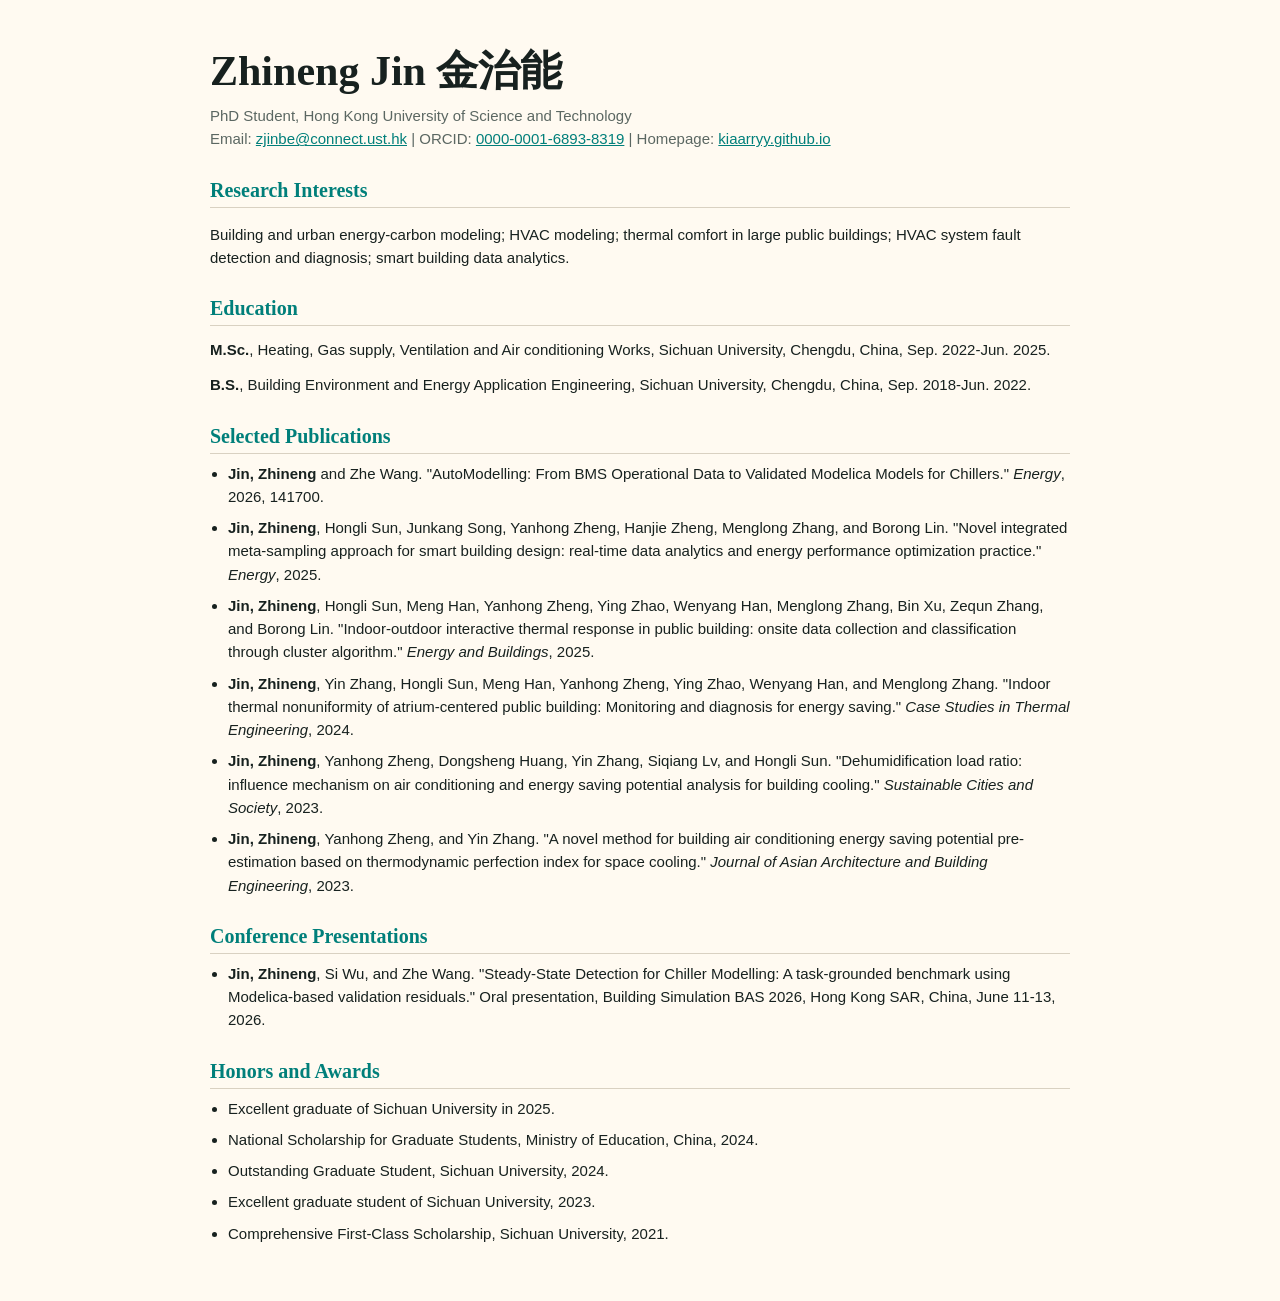
<file: static/assets/Zhineng_Jin_CV.html>
<!DOCTYPE html>
<html lang="en">

<head>
    <meta charset="utf-8">
    <meta name="viewport" content="width=device-width, initial-scale=1">
    <title>Zhineng Jin - CV</title>
    <link rel="icon" type="image/x-icon" href="favicon.ico">
    <style>
        :root {
            --ink: #17211f;
            --muted: #5b6762;
            --line: #d9d1c2;
            --accent: #007f7a;
            --paper: #fffaf1;
        }

        body {
            max-width: 860px;
            margin: 0 auto;
            padding: 48px 40px;
            color: var(--ink);
            background: var(--paper);
            font-family: "Source Sans 3", "Segoe UI", Arial, sans-serif;
            font-size: 15px;
            line-height: 1.55;
        }

        h1,
        h2 {
            margin: 0;
            font-family: Georgia, "Times New Roman", serif;
            line-height: 1.1;
        }

        h1 {
            font-size: 42px;
        }

        h2 {
            margin-top: 28px;
            padding-bottom: 6px;
            border-bottom: 1px solid var(--line);
            color: var(--accent);
            font-size: 20px;
        }

        a {
            color: var(--accent);
        }

        .meta {
            margin-top: 10px;
            color: var(--muted);
        }

        .item {
            margin-top: 12px;
        }

        .item strong {
            color: var(--ink);
        }

        ul {
            margin: 8px 0 0 18px;
            padding: 0;
        }

        li {
            margin-bottom: 8px;
        }

        @media print {
            body {
                padding: 24px 28px;
                background: #fff;
            }

            a {
                color: var(--ink);
                text-decoration: none;
            }
        }
    </style>
</head>

<body>
    <header>
        <h1>Zhineng Jin <span lang="zh-Hans">金治能</span></h1>
        <div class="meta">
            PhD Student, Hong Kong University of Science and Technology<br>
            Email: <a href="mailto:zjinbe@connect.ust.hk">zjinbe@connect.ust.hk</a> |
            ORCID: <a href="https://orcid.org/0000-0001-6893-8319">0000-0001-6893-8319</a> |
            Homepage: <a href="https://kiaarryy.github.io/">kiaarryy.github.io</a>
        </div>
    </header>

    <section>
        <h2>Research Interests</h2>
        <p>Building and urban energy-carbon modeling; HVAC modeling; thermal comfort in large public buildings; HVAC system fault detection and diagnosis; smart building data analytics.</p>
    </section>

    <section>
        <h2>Education</h2>
        <div class="item"><strong>M.Sc.</strong>, Heating, Gas supply, Ventilation and Air conditioning Works, Sichuan University, Chengdu, China, Sep. 2022-Jun. 2025.</div>
        <div class="item"><strong>B.S.</strong>, Building Environment and Energy Application Engineering, Sichuan University, Chengdu, China, Sep. 2018-Jun. 2022.</div>
    </section>

    <section>
        <h2>Selected Publications</h2>
        <ul>
            <li><strong>Jin, Zhineng</strong> and Zhe Wang. "AutoModelling: From BMS Operational Data to Validated Modelica Models for Chillers." <em>Energy</em>, 2026, 141700.</li>
            <li><strong>Jin, Zhineng</strong>, Hongli Sun, Junkang Song, Yanhong Zheng, Hanjie Zheng, Menglong Zhang, and Borong Lin. "Novel integrated meta-sampling approach for smart building design: real-time data analytics and energy performance optimization practice." <em>Energy</em>, 2025.</li>
            <li><strong>Jin, Zhineng</strong>, Hongli Sun, Meng Han, Yanhong Zheng, Ying Zhao, Wenyang Han, Menglong Zhang, Bin Xu, Zequn Zhang, and Borong Lin. "Indoor-outdoor interactive thermal response in public building: onsite data collection and classification through cluster algorithm." <em>Energy and Buildings</em>, 2025.</li>
            <li><strong>Jin, Zhineng</strong>, Yin Zhang, Hongli Sun, Meng Han, Yanhong Zheng, Ying Zhao, Wenyang Han, and Menglong Zhang. "Indoor thermal nonuniformity of atrium-centered public building: Monitoring and diagnosis for energy saving." <em>Case Studies in Thermal Engineering</em>, 2024.</li>
            <li><strong>Jin, Zhineng</strong>, Yanhong Zheng, Dongsheng Huang, Yin Zhang, Siqiang Lv, and Hongli Sun. "Dehumidification load ratio: influence mechanism on air conditioning and energy saving potential analysis for building cooling." <em>Sustainable Cities and Society</em>, 2023.</li>
            <li><strong>Jin, Zhineng</strong>, Yanhong Zheng, and Yin Zhang. "A novel method for building air conditioning energy saving potential pre-estimation based on thermodynamic perfection index for space cooling." <em>Journal of Asian Architecture and Building Engineering</em>, 2023.</li>
        </ul>
    </section>

    <section>
        <h2>Conference Presentations</h2>
        <ul>
            <li><strong>Jin, Zhineng</strong>, Si Wu, and Zhe Wang. "Steady-State Detection for Chiller Modelling: A task-grounded benchmark using Modelica-based validation residuals." Oral presentation, Building Simulation BAS 2026, Hong Kong SAR, China, June 11-13, 2026.</li>
        </ul>
    </section>

    <section>
        <h2>Honors and Awards</h2>
        <ul>
            <li>Excellent graduate of Sichuan University in 2025.</li>
            <li>National Scholarship for Graduate Students, Ministry of Education, China, 2024.</li>
            <li>Outstanding Graduate Student, Sichuan University, 2024.</li>
            <li>Excellent graduate student of Sichuan University, 2023.</li>
            <li>Comprehensive First-Class Scholarship, Sichuan University, 2021.</li>
        </ul>
    </section>
</body>

</html>
</file>
